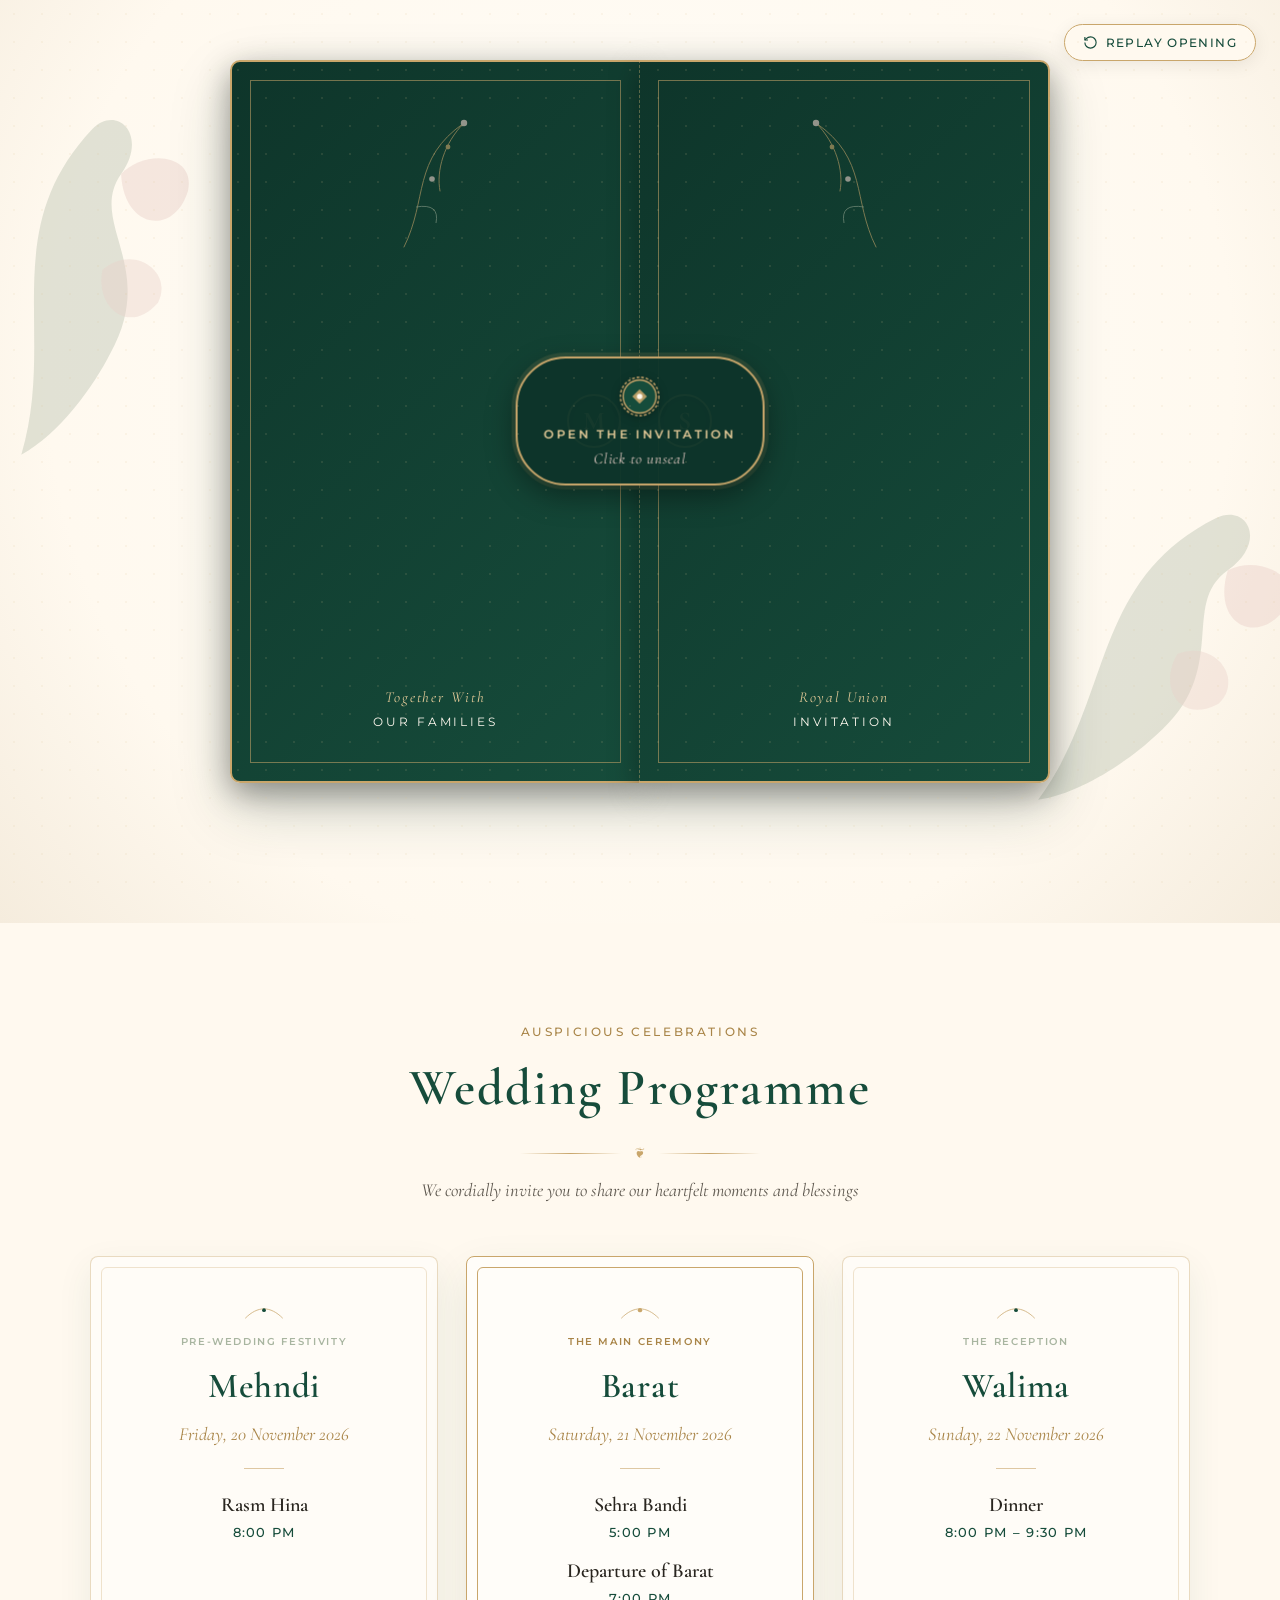
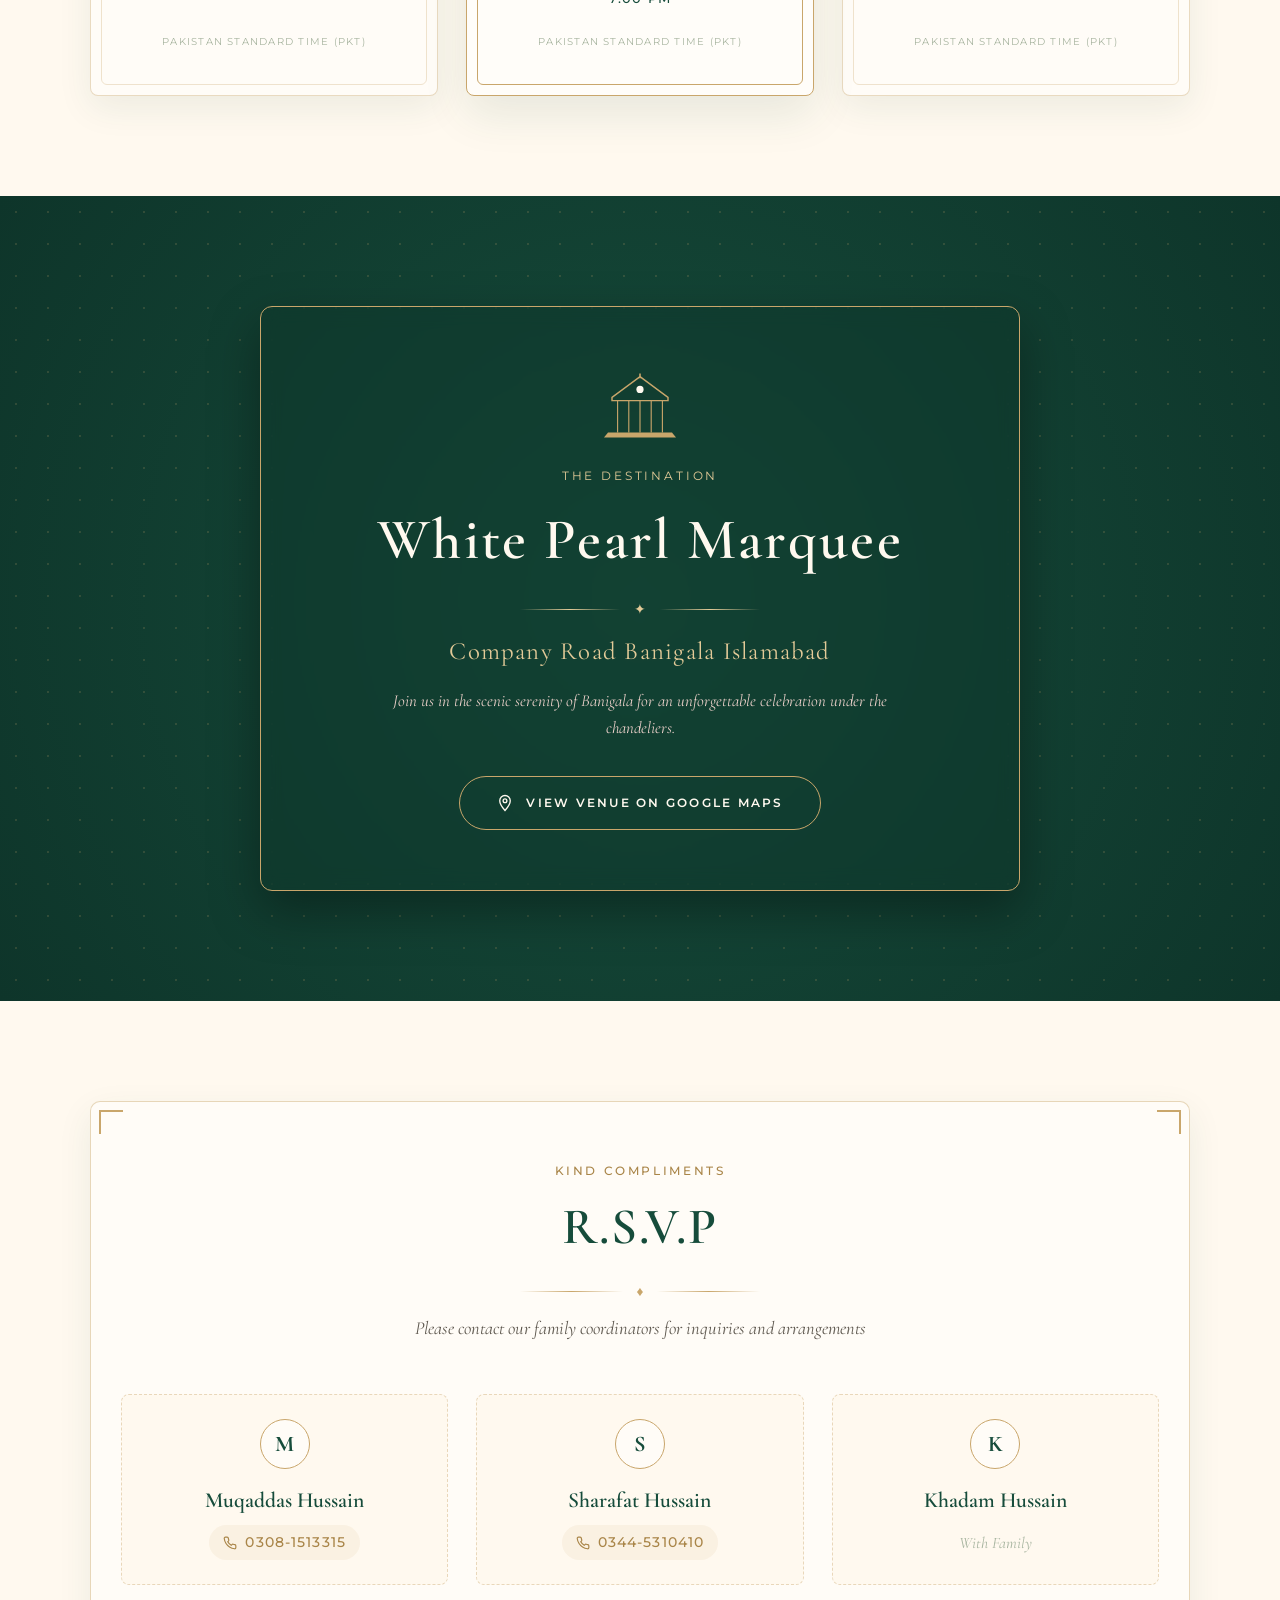
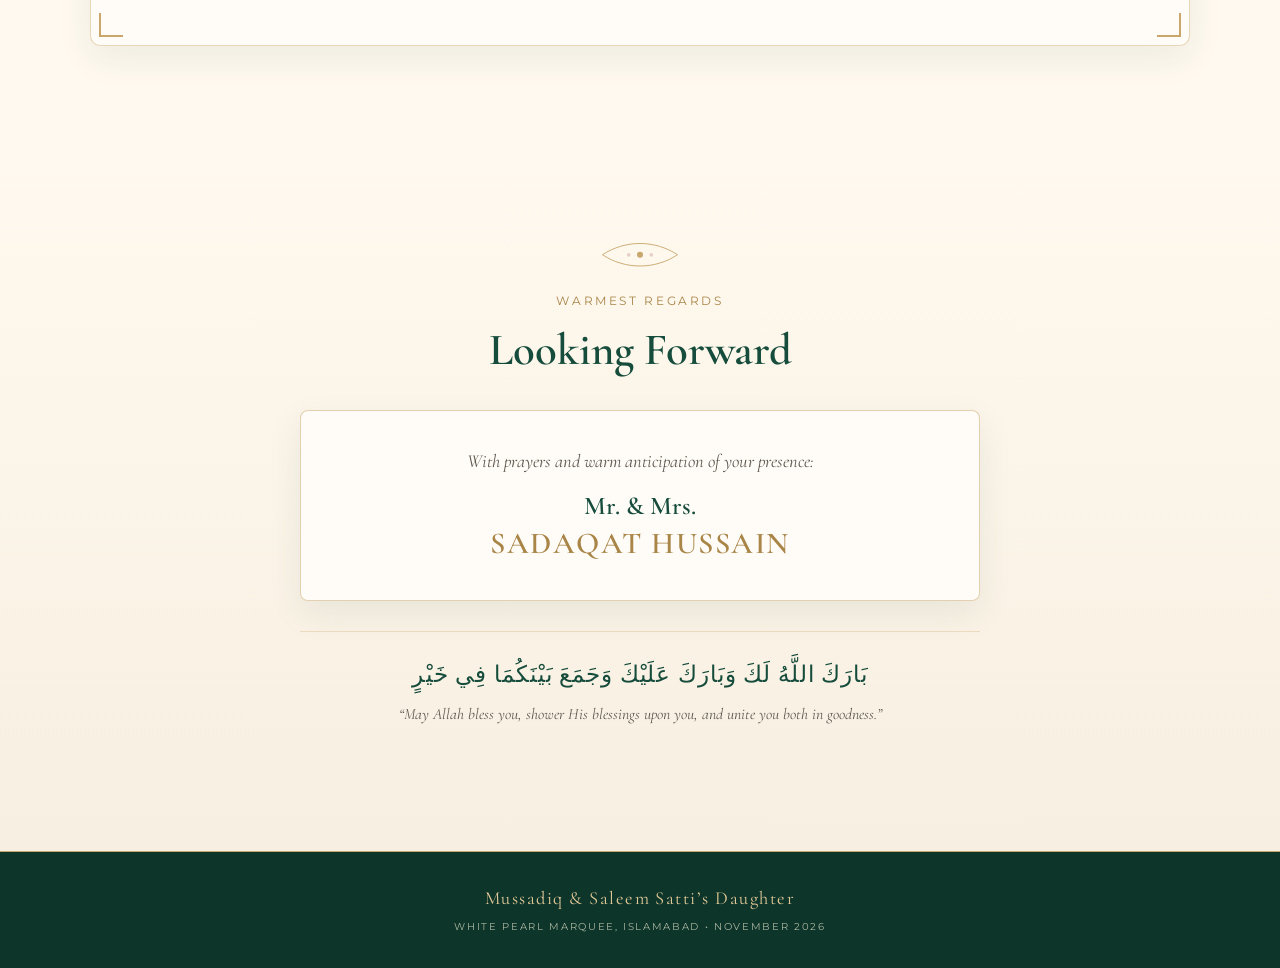
<file: public/standalone.html>
<!DOCTYPE html>
<html lang="en">
<head>
  <meta charset="UTF-8">
  <meta name="viewport" content="width=device-width, initial-scale=1.0">
  <title>Wedding Invitation — Mussadiq Hussain & D/o Saleem Satti</title>
  <meta name="description" content="Wedding invitation of Mussadiq Hussain and D/o Saleem Satti, hosted by Mr. & Mrs. Sadaqat Hussain in Islamabad.">
  
  <!-- Google Fonts -->
  <link rel="preconnect" href="https://fonts.googleapis.com">
  <link rel="preconnect" href="https://fonts.gstatic.com" crossorigin>
  <link href="https://fonts.googleapis.com/css2?family=Cormorant+Garamond:ital,wght@0,400;0,500;0,600;0,700;1,400&family=Great+Vibes&family=Montserrat:wght@300;400;500;600&display=swap" rel="stylesheet">
  
  <link rel="stylesheet" href="style.css">
</head>
<body>

  <!-- Floating Audio / Replay Accessibility Bar -->
  <aside class="action-dock" aria-label="Invitation controls">
    <button id="replayBtn" class="dock-btn" title="Replay Opening Invitation" aria-label="Replay invitation opening">
      <svg class="dock-icon" viewBox="0 0 24 24" fill="none" stroke="currentColor" stroke-width="1.8">
        <path d="M3 12a9 9 0 1 0 9-9 9.75 9.75 0 0 0-6.74 2.74L3 8"/>
        <path d="M3 3v5h5"/>
      </svg>
      <span>Replay Opening</span>
    </button>
  </aside>

  <!-- ========================================================
       SECTION 1: CINEMATIC 3D OPENING CARD & HERO
       ======================================================== -->
  <header class="hero-stage" id="heroStage">
    
    <!-- Botanical Parallax Ambient Flakes -->
    <div class="ambient-flora flora-left" aria-hidden="true">
      <svg viewBox="0 0 200 300" class="svg-flora">
        <path d="M20,280 C60,200 30,120 110,60 C130,45 150,70 125,95 C95,125 140,165 95,220 C80,240 50,270 20,280 Z" fill="#A8B5A0" opacity="0.35"/>
        <path d="M125,95 C145,80 180,90 170,115 C155,145 120,135 125,95 Z" fill="#E9CFC8" opacity="0.45"/>
        <path d="M100,160 C125,145 150,170 135,190 C110,210 90,185 100,160 Z" fill="#E9CFC8" opacity="0.4"/>
      </svg>
    </div>
    <div class="ambient-flora flora-right" aria-hidden="true">
      <svg viewBox="0 0 200 300" class="svg-flora">
        <path d="M180,280 C140,200 170,120 90,60 C70,45 50,70 75,95 C105,125 60,165 105,220 C120,240 150,270 180,280 Z" fill="#A8B5A0" opacity="0.35"/>
        <path d="M75,95 C55,80 20,90 30,115 C45,145 80,135 75,95 Z" fill="#E9CFC8" opacity="0.45"/>
        <path d="M100,160 C75,145 50,170 65,190 C90,210 110,185 100,160 Z" fill="#E9CFC8" opacity="0.4"/>
      </svg>
    </div>

    <div class="invitation-3d-wrapper">
      <div class="invitation-envelope" id="invitationEnvelope">
        
        <!-- INNER CARD (REVEALED CONTENT) -->
        <div class="card-interior" id="cardInterior">
          <div class="interior-border-outer">
            <div class="interior-border-inner">

              <!-- Corner Ornamental Filigrees -->
              <div class="corner-filigree top-left" aria-hidden="true">
                <svg viewBox="0 0 60 60"><path d="M5,5 L5,40 C5,20 20,5 40,5 L5,5 Z M12,12 L12,28 C15,18 18,15 28,12 L12,12 Z" fill="#C9A66B"/></svg>
              </div>
              <div class="corner-filigree top-right" aria-hidden="true">
                <svg viewBox="0 0 60 60"><path d="M55,5 L55,40 C55,20 40,5 20,5 L55,5 Z M48,12 L48,28 C45,18 42,15 32,12 L48,12 Z" fill="#C9A66B"/></svg>
              </div>
              <div class="corner-filigree bottom-left" aria-hidden="true">
                <svg viewBox="0 0 60 60"><path d="M5,55 L5,20 C5,40 20,55 40,55 L5,55 Z M12,48 L12,32 C15,42 18,45 28,48 L12,48 Z" fill="#C9A66B"/></svg>
              </div>
              <div class="corner-filigree bottom-right" aria-hidden="true">
                <svg viewBox="0 0 60 60"><path d="M55,55 L55,20 C55,40 40,55 20,55 L55,55 Z M48,48 L48,32 C45,42 42,45 32,48 L48,48 Z" fill="#C9A66B"/></svg>
              </div>

              <!-- Top Emblem & Bismillah Calligraphic Motif -->
              <div class="interior-header">
                <div class="arch-crest" aria-hidden="true">
                  <svg viewBox="0 0 140 40" class="arch-crest-svg">
                    <path d="M10,35 Q70,-10 130,35" fill="none" stroke="#C9A66B" stroke-width="1.5"/>
                    <path d="M25,35 Q70,0 115,35" fill="none" stroke="#A98548" stroke-width="0.8"/>
                    <circle cx="70" cy="12" r="3.5" fill="#C9A66B"/>
                    <circle cx="58" cy="15" r="2" fill="#A98548"/>
                    <circle cx="82" cy="15" r="2" fill="#A98548"/>
                  </svg>
                </div>
                <p class="bismillah-phrase">بِسْمِ اللهِ الرَّحْمٰنِ الرَّحِيْمِ</p>
                <p class="bismillah-trans">In the name of Allah, the Most Gracious, the Most Merciful</p>
              </div>

              <!-- Hosts & Formal Invite -->
              <div class="interior-hosts">
                <h2 class="host-title">Mr. &amp; Mrs. Sadaqat Hussain</h2>
                <div class="gold-divider-gem" aria-hidden="true">
                  <span class="gold-line"></span>
                  <span class="gem-symbol">♦</span>
                  <span class="gold-line"></span>
                </div>
                <p class="invite-sentence">
                  Request the pleasure of your company at the wedding ceremony of their beloved Son
                </p>
              </div>

              <!-- Couple Presentation -->
              <div class="couple-spotlight">
                <h1 class="groom-name">Mussadiq Hussain</h1>
                <div class="connector-oval">
                  <span class="connector-text">with</span>
                </div>
                <h2 class="bride-name">D/o Saleem Satti</h2>
              </div>

              <!-- Invitation Footnote -->
              <div class="interior-footer-note">
                <p class="venue-brief">White Pearl Marquee • Islamabad</p>
                <p class="date-brief">22nd November</p>
              </div>

            </div>
          </div>
        </div>

        <!-- LEFT HINGED DOOR PANEL -->
        <div class="card-door door-left" id="doorLeft">
          <div class="door-inner-pattern">
            <div class="door-gold-frame">
              
              <!-- Subtle Botanical Flourish Inside Door -->
              <div class="door-flora-art" aria-hidden="true">
                <svg viewBox="0 0 100 180" class="door-flora-svg">
                  <path d="M10,170 C40,110 20,60 85,15 C60,40 50,75 55,100" fill="none" stroke="#C9A66B" stroke-width="1.2" stroke-linecap="round"/>
                  <circle cx="85" cy="15" r="4" fill="#E9CFC8"/>
                  <circle cx="65" cy="45" r="3" fill="#C9A66B"/>
                  <circle cx="45" cy="85" r="3.5" fill="#E9CFC8"/>
                  <path d="M25,120 Q55,115 50,140" fill="none" stroke="#A8B5A0" stroke-width="1"/>
                </svg>
              </div>

              <div class="door-seal-half seal-left">
                <div class="seal-circle">
                  <span class="seal-letter">M</span>
                </div>
              </div>

              <div class="door-text-block">
                <span class="door-sub">Together With</span>
                <span class="door-main">Our Families</span>
              </div>

            </div>
          </div>
        </div>

        <!-- RIGHT HINGED DOOR PANEL -->
        <div class="card-door door-right" id="doorRight">
          <div class="door-inner-pattern">
            <div class="door-gold-frame">

              <!-- Subtle Botanical Flourish Inside Door -->
              <div class="door-flora-art flip-h" aria-hidden="true">
                <svg viewBox="0 0 100 180" class="door-flora-svg">
                  <path d="M10,170 C40,110 20,60 85,15 C60,40 50,75 55,100" fill="none" stroke="#C9A66B" stroke-width="1.2" stroke-linecap="round"/>
                  <circle cx="85" cy="15" r="4" fill="#E9CFC8"/>
                  <circle cx="65" cy="45" r="3" fill="#C9A66B"/>
                  <circle cx="45" cy="85" r="3.5" fill="#E9CFC8"/>
                  <path d="M25,120 Q55,115 50,140" fill="none" stroke="#A8B5A0" stroke-width="1"/>
                </svg>
              </div>

              <div class="door-seal-half seal-right">
                <div class="seal-circle">
                  <span class="seal-letter">S</span>
                </div>
              </div>

              <div class="door-text-block">
                <span class="door-sub">Royal Union</span>
                <span class="door-main">Invitation</span>
              </div>

            </div>
          </div>
        </div>

        <!-- INTERACTIVE OPEN TRIGGER BUTTON (ON TOP OF CLOSED DOORS) -->
        <div class="card-lock-trigger" id="cardLockTrigger">
          <button id="openDoorBtn" class="open-card-btn" aria-label="Open the wedding invitation card">
            <span class="btn-emboss">
              <svg class="wax-seal-icon" viewBox="0 0 48 48" aria-hidden="true">
                <circle cx="24" cy="24" r="21" fill="none" stroke="#C9A66B" stroke-width="1.5" stroke-dasharray="3 2"/>
                <circle cx="24" cy="24" r="18" fill="#164C3B" stroke="#C9A66B" stroke-width="1.5"/>
                <path d="M16,24 L24,16 L32,24 L24,32 Z" fill="#C9A66B" opacity="0.9"/>
                <circle cx="24" cy="24" r="3" fill="#FFF9EF"/>
              </svg>
              <span class="btn-primary-text">OPEN THE INVITATION</span>
              <span class="btn-subtitle">Click to unseal</span>
            </span>
          </button>
        </div>

      </div>
    </div>

    <!-- Scroll Indicator (Visible after Opening) -->
    <div class="scroll-cue" id="scrollCue" aria-hidden="true">
      <span class="cue-label">Explore Programme</span>
      <div class="cue-chevron">
        <svg viewBox="0 0 24 24" fill="none" stroke="#C9A66B" stroke-width="2">
          <path d="M6 9l6 6 6-6"/>
        </svg>
      </div>
    </div>
  </header>


  <!-- ========================================================
       SECTION 2: WEDDING PROGRAMME
       ======================================================== -->
  <main>
    <section class="section-programme" id="programme">
      <div class="container">
        
        <div class="section-title-wrap reveal-up">
          <span class="section-eyebrow">Auspicious Celebrations</span>
          <h2 class="section-heading">Wedding Programme</h2>
          <div class="gold-divider-gem" aria-hidden="true">
            <span class="gold-line"></span>
            <span class="gem-symbol">❦</span>
            <span class="gold-line"></span>
          </div>
          <p class="section-subtitle">We cordially invite you to share our heartfelt moments and blessings</p>
        </div>

        <div class="timeline-grid">
          
          <!-- Event 1: Mehndi -->
          <article class="event-card reveal-stagger">
            <div class="event-card-inner">
              <div class="event-header-ornament" aria-hidden="true">
                <svg viewBox="0 0 80 30" class="mini-crest">
                  <path d="M10,25 C30,5 50,5 70,25" fill="none" stroke="#C9A66B" stroke-width="1.2"/>
                  <circle cx="40" cy="12" r="3" fill="#164C3B"/>
                </svg>
              </div>
              <span class="event-badge">Pre-Wedding Festivity</span>
              <h3 class="event-name">Mehndi</h3>
              <p class="event-date">Friday, 20 November 2026</p>
              
              <div class="event-divider" aria-hidden="true"></div>

              <div class="event-schedule">
                <div class="schedule-row">
                  <span class="activity-name">Rasm Hina</span>
                  <span class="activity-time">8:00 PM</span>
                </div>
              </div>

              <p class="event-timezone">Pakistan Standard Time (PKT)</p>
            </div>
          </article>

          <!-- Event 2: Barat -->
          <article class="event-card event-card-featured reveal-stagger">
            <div class="event-card-inner">
              <div class="event-header-ornament" aria-hidden="true">
                <svg viewBox="0 0 80 30" class="mini-crest">
                  <path d="M10,25 C30,5 50,5 70,25" fill="none" stroke="#C9A66B" stroke-width="1.2"/>
                  <circle cx="40" cy="12" r="3.5" fill="#C9A66B"/>
                </svg>
              </div>
              <span class="event-badge badge-gold">The Main Ceremony</span>
              <h3 class="event-name">Barat</h3>
              <p class="event-date">Saturday, 21 November 2026</p>
              
              <div class="event-divider" aria-hidden="true"></div>

              <div class="event-schedule">
                <div class="schedule-row">
                  <span class="activity-name">Sehra Bandi</span>
                  <span class="activity-time">5:00 PM</span>
                </div>
                <div class="schedule-row">
                  <span class="activity-name">Departure of Barat</span>
                  <span class="activity-time">7:00 PM</span>
                </div>
              </div>

              <p class="event-timezone">Pakistan Standard Time (PKT)</p>
            </div>
          </article>

          <!-- Event 3: Walima -->
          <article class="event-card reveal-stagger">
            <div class="event-card-inner">
              <div class="event-header-ornament" aria-hidden="true">
                <svg viewBox="0 0 80 30" class="mini-crest">
                  <path d="M10,25 C30,5 50,5 70,25" fill="none" stroke="#C9A66B" stroke-width="1.2"/>
                  <circle cx="40" cy="12" r="3" fill="#164C3B"/>
                </svg>
              </div>
              <span class="event-badge">The Reception</span>
              <h3 class="event-name">Walima</h3>
              <p class="event-date">Sunday, 22 November 2026</p>
              
              <div class="event-divider" aria-hidden="true"></div>

              <div class="event-schedule">
                <div class="schedule-row">
                  <span class="activity-name">Dinner</span>
                  <span class="activity-time">8:00 PM – 9:30 PM</span>
                </div>
              </div>

              <p class="event-timezone">Pakistan Standard Time (PKT)</p>
            </div>
          </article>

        </div>
      </div>
    </section>

    <!-- ========================================================
         SECTION 3: VENUE HIGHLIGHT (ROYAL EMERALD)
         ======================================================== -->
    <section class="section-venue" id="venue">
      <div class="container venue-container">

        <div class="venue-content-box reveal-scale">
          <!-- Architectural Pavilion Icon -->
          <div class="venue-emblem" aria-hidden="true">
            <svg viewBox="0 0 100 100" class="venue-svg">
              <path d="M50,12 L85,38 L85,42 L15,42 L15,38 Z" fill="none" stroke="#C9A66B" stroke-width="1.8"/>
              <path d="M22,42 L22,82 M36,42 L36,82 M50,42 L50,82 M64,42 L64,82 M78,42 L78,82" stroke="#C9A66B" stroke-width="1.4"/>
              <path d="M10,82 L90,82 L95,88 L5,88 Z" fill="#C9A66B"/>
              <circle cx="50" cy="28" r="4.5" fill="#FFF9EF"/>
              <path d="M50,8 L50,14" stroke="#C9A66B" stroke-width="2"/>
            </svg>
          </div>

          <span class="venue-eyebrow">The Destination</span>
          <h2 class="venue-title">White Pearl Marquee</h2>
          
          <div class="gold-divider-gem" aria-hidden="true">
            <span class="gold-line line-light"></span>
            <span class="gem-symbol gem-light">✦</span>
            <span class="gold-line line-light"></span>
          </div>

          <address class="venue-address">
            Company Road Banigala Islamabad
          </address>

          <p class="venue-note">
            Join us in the scenic serenity of Banigala for an unforgettable celebration under the chandeliers.
          </p>

          <div class="venue-cta-wrap">
            <a href="https://www.google.com/maps/search/?api=1&query=White+Pearl+Marquee+Company+Road+Banigala+Islamabad" 
               target="_blank" 
               rel="noopener noreferrer" 
               class="btn-gold-outline"
               aria-label="View White Pearl Marquee on Google Maps">
              <svg class="map-icon" viewBox="0 0 24 24" fill="none" stroke="currentColor" stroke-width="1.8" aria-hidden="true">
                <path d="M12 2C8.13 2 5 5.13 5 9c0 5.25 7 13 7 13s7-7.75 7-13c0-3.87-3.13-7-7-7z"/>
                <circle cx="12" cy="9" r="2.5"/>
              </svg>
              <span>VIEW VENUE ON GOOGLE MAPS</span>
            </a>
          </div>
        </div>

      </div>
    </section>

    <!-- ========================================================
         SECTION 4: RSVP SECTION
         ======================================================== -->
    <section class="section-rsvp" id="rsvp">
      <div class="container">
        
        <div class="rsvp-frame reveal-up">
          <!-- Corner Accents -->
          <span class="frame-edge fe-tl" aria-hidden="true"></span>
          <span class="frame-edge fe-tr" aria-hidden="true"></span>
          <span class="frame-edge fe-bl" aria-hidden="true"></span>
          <span class="frame-edge fe-br" aria-hidden="true"></span>

          <div class="section-title-wrap">
            <span class="section-eyebrow">Kind Compliments</span>
            <h2 class="section-heading">R.S.V.P</h2>
            <div class="gold-divider-gem" aria-hidden="true">
              <span class="gold-line"></span>
              <span class="gem-symbol">♦</span>
              <span class="gold-line"></span>
            </div>
            <p class="section-subtitle">Please contact our family coordinators for inquiries and arrangements</p>
          </div>

          <div class="rsvp-grid">
            
            <!-- Contact 1 -->
            <div class="rsvp-card reveal-stagger">
              <div class="rsvp-avatar" aria-hidden="true">
                <span class="avatar-letter">M</span>
              </div>
              <h3 class="rsvp-name">Muqaddas Hussain</h3>
              <a href="tel:03081513315" class="rsvp-tel-link" aria-label="Call Muqaddas Hussain at 0308-1513315">
                <svg class="phone-icon" viewBox="0 0 24 24" fill="none" stroke="currentColor" stroke-width="2" aria-hidden="true">
                  <path d="M22 16.92v3a2 2 0 0 1-2.18 2 19.79 19.79 0 0 1-8.63-3.07 19.5 19.5 0 0 1-6-6 19.79 19.79 0 0 1-3.07-8.67A2 2 0 0 1 4.11 2h3a2 2 0 0 1 2 1.72 12.84 12.84 0 0 0 .7 2.81 2 2 0 0 1-.45 2.11L8.09 9.91a16 16 0 0 0 6 6l1.27-1.27a2 2 0 0 1 2.11-.45 12.84 12.84 0 0 0 2.81.7A2 2 0 0 1 22 16.92z"/>
                </svg>
                <span>0308-1513315</span>
              </a>
            </div>

            <!-- Contact 2 -->
            <div class="rsvp-card reveal-stagger">
              <div class="rsvp-avatar" aria-hidden="true">
                <span class="avatar-letter">S</span>
              </div>
              <h3 class="rsvp-name">Sharafat Hussain</h3>
              <a href="tel:03445310410" class="rsvp-tel-link" aria-label="Call Sharafat Hussain at 0344-5310410">
                <svg class="phone-icon" viewBox="0 0 24 24" fill="none" stroke="currentColor" stroke-width="2" aria-hidden="true">
                  <path d="M22 16.92v3a2 2 0 0 1-2.18 2 19.79 19.79 0 0 1-8.63-3.07 19.5 19.5 0 0 1-6-6 19.79 19.79 0 0 1-3.07-8.67A2 2 0 0 1 4.11 2h3a2 2 0 0 1 2 1.72 12.84 12.84 0 0 0 .7 2.81 2 2 0 0 1-.45 2.11L8.09 9.91a16 16 0 0 0 6 6l1.27-1.27a2 2 0 0 1 2.11-.45 12.84 12.84 0 0 0 2.81.7A2 2 0 0 1 22 16.92z"/>
                </svg>
                <span>0344-5310410</span>
              </a>
            </div>

            <!-- Contact 3 (No phone per original document) -->
            <div class="rsvp-card reveal-stagger">
              <div class="rsvp-avatar" aria-hidden="true">
                <span class="avatar-letter">K</span>
              </div>
              <h3 class="rsvp-name">Khadam Hussain</h3>
              <p class="rsvp-honorific">With Family</p>
            </div>

          </div>

        </div>

      </div>
    </section>

    <!-- ========================================================
         SECTION 5: FAMILY GREETING & FORMAL CLOSING
         ======================================================== -->
    <section class="section-greeting" id="familyGreeting">
      <div class="container greeting-container reveal-up">

        <div class="greeting-ornament" aria-hidden="true">
          <svg viewBox="0 0 120 50" class="greeting-svg">
            <path d="M10,25 C40,5 80,5 110,25 C80,45 40,45 10,25 Z" fill="none" stroke="#C9A66B" stroke-width="1.2"/>
            <circle cx="60" cy="25" r="4" fill="#C9A66B"/>
            <circle cx="45" cy="25" r="2.5" fill="#E9CFC8"/>
            <circle cx="75" cy="25" r="2.5" fill="#E9CFC8"/>
          </svg>
        </div>

        <span class="greeting-eyebrow">Warmest Regards</span>
        <h2 class="greeting-heading">Looking Forward</h2>

        <div class="greeting-card">
          <p class="greeting-lead">With prayers and warm anticipation of your presence:</p>
          <p class="greeting-hosts">
            Mr. &amp; Mrs.<br>
            <span class="hosts-highlight">Sadaqat Hussain</span>
          </p>
        </div>

        <div class="duas-box">
          <p class="dua-arabic">بَارَكَ اللَّهُ لَكَ وَبَارَكَ عَلَيْكَ وَجَمَعَ بَيْنَكُمَا فِي خَيْرٍ</p>
          <p class="dua-english">“May Allah bless you, shower His blessings upon you, and unite you both in goodness.”</p>
        </div>

      </div>
    </section>
  </main>

  <!-- ========================================================
       FOOTER
       ======================================================== -->
  <footer class="site-footer">
    <div class="container footer-container">
      <p class="footer-couple">Mussadiq &amp; Saleem Satti’s Daughter</p>
      <p class="footer-copy">White Pearl Marquee, Islamabad • November 2026</p>
    </div>
  </footer>

  <script src="script.js"></script>
</body>
</html>
</file>
<file: public/style.css>
/* ==========================================================================
   LUXURY WEDDING INVITATION — STYLESHEET
   Colors:
   - Ivory: #FFF9EF
   - Champagne Gold: #C9A66B
   - Antique Gold: #A98548
   - Deep Emerald: #164C3B
   - Royal Green: #0E352A
   - Muted Sage: #A8B5A0
   - Soft Blush: #E9CFC8
   - Dark Text: #29251F
   ========================================================================== */

:root {
  --ivory: #FFF9EF;
  --ivory-light: #FFFCF7;
  --ivory-warm: #F7EFE1;
  --gold: #C9A66B;
  --gold-dark: #A98548;
  --gold-light: #E3CA98;
  --emerald: #164C3B;
  --royal-green: #0E352A;
  --sage: #A8B5A0;
  --blush: #E9CFC8;
  --text-dark: #29251F;
  --text-muted: #5E584F;
  --white: #FFFFFF;
  
  --font-heading: 'Cormorant Garamond', Georgia, serif;
  --font-script: 'Great Vibes', cursive;
  --font-ui: 'Montserrat', -apple-system, BlinkMacSystemFont, sans-serif;
  
  --transition-smooth: cubic-bezier(0.22, 1, 0.36, 1);
  --shadow-subtle: 0 12px 35px rgba(22, 76, 59, 0.08);
  --shadow-card: 0 24px 60px rgba(14, 53, 42, 0.22);
}

/* Base & Reset */
*, *::before, *::after {
  box-sizing: border-box;
  margin: 0;
  padding: 0;
}

html {
  scroll-behavior: smooth;
  font-size: 16px;
  background-color: var(--ivory);
  color: var(--text-dark);
}

body {
  font-family: var(--font-heading);
  background-color: var(--ivory);
  color: var(--text-dark);
  line-height: 1.6;
  overflow-x: hidden;
  position: relative;
  -webkit-font-smoothing: antialiased;
  -moz-osx-font-smoothing: grayscale;
}

/* Subtle Realistic Paper Texture Overlay */
body::before {
  content: "";
  position: fixed;
  inset: 0;
  pointer-events: none;
  background-image: radial-gradient(var(--gold-light) 0.75px, transparent 0.75px);
  background-size: 28px 28px;
  opacity: 0.12;
  z-index: 999;
}

a {
  color: inherit;
  text-decoration: none;
}

img, svg {
  display: block;
  max-width: 100%;
}

.container {
  width: 92%;
  max-width: 1100px;
  margin-inline: auto;
}

/* FLOATING ACTION DOCK (REPLAY) */
.action-dock {
  position: fixed;
  top: 24px;
  right: 24px;
  z-index: 100;
}

.dock-btn {
  display: inline-flex;
  align-items: center;
  gap: 8px;
  padding: 10px 18px;
  background: rgba(255, 249, 239, 0.92);
  backdrop-filter: blur(8px);
  border: 1px solid var(--gold);
  border-radius: 30px;
  color: var(--emerald);
  font-family: var(--font-ui);
  font-size: 0.72rem;
  font-weight: 500;
  letter-spacing: 0.12em;
  text-transform: uppercase;
  cursor: pointer;
  box-shadow: 0 4px 18px rgba(0, 0, 0, 0.08);
  transition: all 0.3s var(--transition-smooth);
}

.dock-btn:hover, .dock-btn:focus-visible {
  background: var(--emerald);
  color: var(--ivory);
  border-color: var(--emerald);
  transform: translateY(-2px);
  box-shadow: 0 8px 24px rgba(22, 76, 59, 0.25);
  outline: none;
}

.dock-icon {
  width: 15px;
  height: 15px;
}

/* SECTION 1: HERO & 3D FOLDING INVITATION CARD */
.hero-stage {
  min-height: 100vh;
  min-height: 100dvh;
  position: relative;
  display: flex;
  flex-direction: column;
  align-items: center;
  justify-content: center;
  padding: 60px 16px;
  overflow: hidden;
  background: radial-gradient(circle at 50% 40%, #FFFDF8 0%, var(--ivory) 70%, #F5ECDD 100%);
}

.ambient-flora {
  position: absolute;
  width: 280px;
  height: 420px;
  pointer-events: none;
  z-index: 1;
}

.flora-left {
  top: 5%;
  left: -40px;
  transform: rotate(-10deg);
}

.flora-right {
  bottom: 8%;
  right: -40px;
  transform: scaleX(-1) rotate(-10deg);
}

/* 3D Perspective Stage */
.invitation-3d-wrapper {
  perspective: 1600px;
  width: 100%;
  max-width: 820px;
  margin-inline: auto;
  position: relative;
  z-index: 5;
}

.invitation-envelope {
  position: relative;
  width: 100%;
  min-height: 640px;
  border-radius: 12px;
  box-shadow: var(--shadow-card);
  transform-style: preserve-3d;
  background-color: var(--ivory-light);
}

/* --- THE REVEALED INTERIOR CARD --- */
.card-interior {
  position: relative;
  width: 100%;
  height: 100%;
  min-height: 640px;
  background-color: var(--ivory-light);
  border-radius: 12px;
  padding: 16px;
  display: flex;
  flex-direction: column;
  justify-content: center;
  align-items: center;
  opacity: 0.95;
  transition: opacity 1.2s ease 0.4s;
}

.interior-border-outer {
  width: 100%;
  height: 100%;
  padding: 8px;
  border: 1px solid rgba(201, 166, 107, 0.45);
  border-radius: 8px;
}

.interior-border-inner {
  width: 100%;
  height: 100%;
  position: relative;
  padding: 40px 32px;
  border: 1.5px solid var(--gold);
  border-radius: 6px;
  text-align: center;
  display: flex;
  flex-direction: column;
  align-items: center;
  justify-content: center;
}

/* Interior Filigrees */
.corner-filigree {
  position: absolute;
  width: 44px;
  height: 44px;
  pointer-events: none;
}
.corner-filigree.top-left { top: 6px; left: 6px; }
.corner-filigree.top-right { top: 6px; right: 6px; }
.corner-filigree.bottom-left { bottom: 6px; left: 6px; }
.corner-filigree.bottom-right { bottom: 6px; right: 6px; }

/* Bismillah & Arch */
.interior-header {
  margin-bottom: 20px;
}
.arch-crest-svg {
  width: 120px;
  height: 32px;
  margin: 0 auto 6px;
}
.bismillah-phrase {
  font-size: 1.4rem;
  letter-spacing: 0.04em;
  color: var(--gold-dark);
  font-family: serif;
}
.bismillah-trans {
  font-family: var(--font-ui);
  font-size: 0.65rem;
  letter-spacing: 0.14em;
  text-transform: uppercase;
  color: var(--sage);
  margin-top: 4px;
}

/* Hosts */
.interior-hosts {
  max-width: 600px;
  margin-bottom: 22px;
}
.host-title {
  font-size: clamp(1.4rem, 2.5vw, 1.85rem);
  font-weight: 600;
  color: var(--emerald);
  letter-spacing: 0.05em;
  text-transform: uppercase;
}
.invite-sentence {
  font-size: clamp(1.05rem, 1.8vw, 1.25rem);
  font-style: italic;
  color: var(--text-muted);
  line-height: 1.5;
  margin-top: 6px;
}

/* Couple Spotlight */
.couple-spotlight {
  margin: 10px 0 26px;
}
.groom-name {
  font-family: var(--font-script);
  font-size: clamp(2.8rem, 6.5vw, 4.8rem);
  font-weight: 400;
  line-height: 1.05;
  color: var(--emerald);
  text-shadow: 1px 1px 0 rgba(201, 166, 107, 0.4);
}
.connector-oval {
  display: inline-flex;
  align-items: center;
  justify-content: center;
  padding: 3px 22px;
  margin: 10px auto;
  border: 1px solid var(--gold);
  border-radius: 50px;
  background: rgba(255, 249, 239, 0.95);
}
.connector-text {
  font-family: var(--font-heading);
  font-size: 1.15rem;
  font-style: italic;
  color: var(--gold-dark);
  letter-spacing: 0.06em;
}
.bride-name {
  font-family: var(--font-heading);
  font-size: clamp(1.5rem, 3vw, 2.3rem);
  font-weight: 600;
  letter-spacing: 0.05em;
  color: var(--emerald);
  margin-top: 4px;
}

/* Card Footnote */
.interior-footer-note {
  border-top: 1px solid rgba(201, 166, 107, 0.35);
  padding-top: 14px;
  margin-top: 4px;
  width: 80%;
  max-width: 440px;
}
.venue-brief {
  font-family: var(--font-ui);
  font-size: 0.72rem;
  letter-spacing: 0.16em;
  text-transform: uppercase;
  color: var(--gold-dark);
  font-weight: 600;
}
.date-brief {
  font-family: var(--font-heading);
  font-size: 1.05rem;
  color: var(--text-muted);
  font-style: italic;
}

/* --- THE TWO 3D FOLDING DOORS --- */
.card-door {
  position: absolute;
  top: 0;
  bottom: 0;
  width: 50.15%;
  height: 100%;
  z-index: 10;
  background: linear-gradient(135deg, var(--royal-green) 0%, var(--emerald) 100%);
  border: 2px solid var(--gold);
  border-radius: 10px;
  box-shadow: 0 10px 30px rgba(0, 0, 0, 0.35);
  transform-style: preserve-3d;
  backface-visibility: hidden;
  transition: transform 1.8s var(--transition-smooth), box-shadow 1.8s ease;
  overflow: hidden;
}

.door-left {
  left: 0;
  transform-origin: left center;
  border-top-right-radius: 0;
  border-bottom-right-radius: 0;
}

.door-right {
  right: 0;
  transform-origin: right center;
  border-top-left-radius: 0;
  border-bottom-left-radius: 0;
  border-left: 1px dashed rgba(201, 166, 107, 0.4);
}

.door-inner-pattern {
  width: 100%;
  height: 100%;
  padding: 18px;
  display: flex;
  flex-direction: column;
}

.door-gold-frame {
  width: 100%;
  height: 100%;
  border: 1px solid rgba(201, 166, 107, 0.55);
  position: relative;
  display: flex;
  flex-direction: column;
  justify-content: space-between;
  align-items: center;
  padding: 30px 16px;
}

.door-flora-art {
  width: 80px;
  height: 140px;
  opacity: 0.6;
}
.flip-h {
  transform: scaleX(-1);
}

.door-text-block {
  text-align: center;
  z-index: 2;
}
.door-sub {
  display: block;
  font-family: var(--font-heading);
  font-size: 0.95rem;
  letter-spacing: 0.12em;
  font-style: italic;
  color: var(--gold-light);
}
.door-main {
  display: block;
  font-family: var(--font-ui);
  font-size: 0.72rem;
  letter-spacing: 0.25em;
  text-transform: uppercase;
  color: var(--ivory);
  margin-top: 4px;
}

/* Split Monogram Seal on Closed Doors */
.door-seal-half {
  position: absolute;
  top: 50%;
  transform: translateY(-50%);
  width: 60px;
  height: 90px;
  display: flex;
  align-items: center;
  z-index: 5;
}
.seal-left {
  right: -1px;
  justify-content: flex-end;
}
.seal-right {
  left: -1px;
  justify-content: flex-start;
}
.seal-circle {
  width: 54px;
  height: 54px;
  border: 2px solid var(--gold);
  border-radius: 50%;
  background: var(--royal-green);
  display: flex;
  align-items: center;
  justify-content: center;
  box-shadow: inset 0 0 10px rgba(0,0,0,0.5);
}
.seal-letter {
  font-family: var(--font-heading);
  font-size: 1.6rem;
  font-weight: 700;
  color: var(--gold);
}

/* --- INTERACTIVE OPEN LOCK / TRIGGER --- */
.card-lock-trigger {
  position: absolute;
  top: 50%;
  left: 50%;
  transform: translate(-50%, -50%);
  z-index: 25;
  transition: opacity 0.6s ease, transform 0.6s ease, visibility 0.6s;
}

.open-card-btn {
  background: transparent;
  border: none;
  cursor: pointer;
  outline: none;
  padding: 0;
}

.btn-emboss {
  display: flex;
  flex-direction: column;
  align-items: center;
  gap: 8px;
  padding: 16px 26px;
  background: rgba(14, 53, 42, 0.96);
  border: 2px solid var(--gold);
  border-radius: 50px;
  box-shadow: 0 10px 30px rgba(0, 0, 0, 0.4), 0 0 0 4px rgba(201, 166, 107, 0.15);
  transition: all 0.4s var(--transition-smooth);
}

.wax-seal-icon {
  width: 44px;
  height: 44px;
  filter: drop-shadow(0 2px 4px rgba(0,0,0,0.3));
}

.btn-primary-text {
  font-family: var(--font-ui);
  font-size: 0.76rem;
  letter-spacing: 0.22em;
  font-weight: 600;
  color: var(--gold-light);
  text-transform: uppercase;
}

.btn-subtitle {
  font-family: var(--font-heading);
  font-size: 0.95rem;
  font-style: italic;
  color: var(--blush);
  letter-spacing: 0.05em;
}

.open-card-btn:hover .btn-emboss,
.open-card-btn:focus-visible .btn-emboss {
  transform: scale(1.04);
  background: var(--royal-green);
  border-color: var(--gold-light);
  box-shadow: 0 14px 40px rgba(0, 0, 0, 0.5), 0 0 0 6px rgba(201, 166, 107, 0.25);
}

/* CARD OPENED STATE */
.invitation-envelope.is-open .door-left {
  transform: rotateY(-138deg);
  box-shadow: -15px 15px 35px rgba(0, 0, 0, 0.18);
  pointer-events: none;
}

.invitation-envelope.is-open .door-right {
  transform: rotateY(138deg);
  box-shadow: 15px 15px 35px rgba(0, 0, 0, 0.18);
  pointer-events: none;
}

.invitation-envelope.is-open .card-lock-trigger {
  opacity: 0;
  visibility: hidden;
  transform: translate(-50%, -50%) scale(0.85);
  pointer-events: none;
}

/* Scroll Cue */
.scroll-cue {
  display: flex;
  flex-direction: column;
  align-items: center;
  gap: 6px;
  margin-top: 36px;
  opacity: 0;
  transform: translateY(12px);
  transition: all 0.9s ease 1.3s;
  pointer-events: none;
}

.invitation-envelope.is-open ~ .scroll-cue {
  opacity: 1;
  transform: translateY(0);
}

.cue-label {
  font-family: var(--font-ui);
  font-size: 0.65rem;
  letter-spacing: 0.2em;
  text-transform: uppercase;
  color: var(--gold-dark);
}

.cue-chevron {
  width: 22px;
  height: 22px;
}

/* COMMON ORNAMENTAL DIVIDERS & SECTION STYLING */
.gold-divider-gem {
  display: flex;
  align-items: center;
  justify-content: center;
  gap: 14px;
  margin: 12px auto;
  max-width: 240px;
}

.gold-line {
  flex: 1;
  height: 1px;
  background: linear-gradient(90deg, transparent, var(--gold), transparent);
}

.gem-symbol {
  color: var(--gold);
  font-size: 0.85rem;
}

.line-light {
  background: linear-gradient(90deg, transparent, var(--gold-light), transparent);
}
.gem-light {
  color: var(--gold-light);
}

.section-title-wrap {
  text-align: center;
  margin-bottom: 50px;
}

.section-eyebrow {
  display: block;
  font-family: var(--font-ui);
  font-size: 0.74rem;
  font-weight: 500;
  letter-spacing: 0.22em;
  text-transform: uppercase;
  color: var(--gold-dark);
  margin-bottom: 6px;
}

.section-heading {
  font-size: clamp(2rem, 4vw, 3.2rem);
  font-weight: 600;
  color: var(--emerald);
  letter-spacing: 0.04em;
}

.section-subtitle {
  font-size: 1.15rem;
  font-style: italic;
  color: var(--text-muted);
  max-width: 580px;
  margin: 10px auto 0;
}

/* SECTION 2: PROGRAMME */
.section-programme {
  padding: 100px 0;
  background-color: var(--ivory);
  position: relative;
}

.timeline-grid {
  display: grid;
  grid-template-columns: repeat(3, 1fr);
  gap: 28px;
  align-items: stretch;
}

.event-card {
  background: var(--ivory-light);
  border: 1px solid rgba(201, 166, 107, 0.4);
  border-radius: 8px;
  padding: 10px;
  box-shadow: var(--shadow-subtle);
  transition: transform 0.4s var(--transition-smooth), box-shadow 0.4s ease;
  display: flex;
}

.event-card:hover {
  transform: translateY(-6px);
  box-shadow: 0 16px 36px rgba(22, 76, 59, 0.12);
  border-color: var(--gold);
}

.event-card-inner {
  border: 1px solid rgba(201, 166, 107, 0.3);
  border-radius: 6px;
  padding: 34px 22px;
  width: 100%;
  text-align: center;
  display: flex;
  flex-direction: column;
  justify-content: space-between;
}

.event-card-featured {
  border-color: var(--gold);
  background: #FFFDF9;
  box-shadow: 0 18px 45px rgba(22, 76, 59, 0.1);
  position: relative;
}

.event-card-featured .event-card-inner {
  border-color: var(--gold);
}

.mini-crest {
  width: 50px;
  height: 20px;
  margin: 0 auto 12px;
}

.event-badge {
  display: inline-block;
  font-family: var(--font-ui);
  font-size: 0.65rem;
  font-weight: 600;
  letter-spacing: 0.16em;
  text-transform: uppercase;
  color: var(--sage);
  margin-bottom: 8px;
}

.badge-gold {
  color: var(--gold-dark);
}

.event-name {
  font-size: 2.2rem;
  font-weight: 600;
  color: var(--emerald);
  margin-bottom: 6px;
  letter-spacing: 0.02em;
}

.event-date {
  font-size: 1.15rem;
  font-style: italic;
  color: var(--gold-dark);
  margin-bottom: 18px;
}

.event-divider {
  width: 40px;
  height: 1px;
  background: var(--gold);
  margin: 0 auto 20px;
  opacity: 0.6;
}

.event-schedule {
  display: flex;
  flex-direction: column;
  gap: 12px;
  margin-bottom: 24px;
}

.schedule-row {
  display: flex;
  flex-direction: column;
  gap: 2px;
}

.activity-name {
  font-family: var(--font-heading);
  font-size: 1.25rem;
  font-weight: 600;
  color: var(--text-dark);
}

.activity-time {
  font-family: var(--font-ui);
  font-size: 0.8rem;
  letter-spacing: 0.1em;
  color: var(--emerald);
  font-weight: 500;
}

.event-timezone {
  font-family: var(--font-ui);
  font-size: 0.65rem;
  letter-spacing: 0.12em;
  text-transform: uppercase;
  color: var(--sage);
  margin-top: auto;
}

/* SECTION 3: VENUE HIGHLIGHT */
.section-venue {
  padding: 110px 0;
  background: radial-gradient(circle at center, var(--emerald) 0%, var(--royal-green) 100%);
  color: var(--ivory);
  position: relative;
  overflow: hidden;
}

.section-venue::before {
  content: "";
  position: absolute;
  inset: 0;
  background-image: radial-gradient(rgba(201, 166, 107, 0.18) 1px, transparent 1px);
  background-size: 32px 32px;
  pointer-events: none;
}

.venue-container {
  display: flex;
  justify-content: center;
}

.venue-content-box {
  max-width: 760px;
  width: 100%;
  border: 1.5px solid var(--gold);
  border-radius: 12px;
  padding: 60px 40px;
  text-align: center;
  position: relative;
  background: rgba(14, 53, 42, 0.45);
  backdrop-filter: blur(10px);
  box-shadow: 0 20px 50px rgba(0, 0, 0, 0.35);
}

.venue-emblem {
  width: 80px;
  height: 80px;
  margin: 0 auto 20px;
}

.venue-eyebrow {
  display: block;
  font-family: var(--font-ui);
  font-size: 0.74rem;
  letter-spacing: 0.24em;
  text-transform: uppercase;
  color: var(--gold-light);
  margin-bottom: 8px;
}

.venue-title {
  font-size: clamp(2.4rem, 4.5vw, 3.8rem);
  font-weight: 600;
  letter-spacing: 0.04em;
  color: var(--ivory);
  margin-bottom: 8px;
}

.venue-address {
  font-style: normal;
  font-size: clamp(1.2rem, 2.2vw, 1.55rem);
  color: var(--gold-light);
  font-family: var(--font-heading);
  letter-spacing: 0.05em;
  margin-bottom: 16px;
}

.venue-note {
  max-width: 520px;
  margin: 0 auto 34px;
  font-size: 1.05rem;
  font-style: italic;
  color: var(--blush);
  line-height: 1.6;
}

.btn-gold-outline {
  display: inline-flex;
  align-items: center;
  gap: 12px;
  padding: 16px 36px;
  border: 1.5px solid var(--gold);
  border-radius: 40px;
  background: transparent;
  color: var(--ivory);
  font-family: var(--font-ui);
  font-size: 0.78rem;
  font-weight: 600;
  letter-spacing: 0.18em;
  text-transform: uppercase;
  transition: all 0.35s var(--transition-smooth);
}

.btn-gold-outline:hover, .btn-gold-outline:focus-visible {
  background: var(--gold);
  color: var(--royal-green);
  box-shadow: 0 10px 30px rgba(201, 166, 107, 0.35);
  transform: translateY(-2px);
  outline: none;
}

.map-icon {
  width: 18px;
  height: 18px;
}

/* SECTION 4: RSVP */
.section-rsvp {
  padding: 100px 0;
  background-color: var(--ivory);
}

.rsvp-frame {
  position: relative;
  background: var(--ivory-light);
  border: 1px solid rgba(201, 166, 107, 0.45);
  border-radius: 10px;
  padding: 60px 30px;
  box-shadow: var(--shadow-subtle);
}

.frame-edge {
  position: absolute;
  width: 24px;
  height: 24px;
  border-color: var(--gold);
  border-style: solid;
  pointer-events: none;
}
.fe-tl { top: 8px; left: 8px; border-width: 2px 0 0 2px; }
.fe-tr { top: 8px; right: 8px; border-width: 2px 2px 0 0; }
.fe-bl { bottom: 8px; left: 8px; border-width: 0 0 2px 2px; }
.fe-br { bottom: 8px; right: 8px; border-width: 0 2px 2px 0; }

.rsvp-grid {
  display: grid;
  grid-template-columns: repeat(3, 1fr);
  gap: 28px;
  margin-top: 40px;
}

.rsvp-card {
  text-align: center;
  padding: 24px 16px;
  border-radius: 8px;
  background: var(--ivory);
  border: 1px dashed rgba(201, 166, 107, 0.4);
  display: flex;
  flex-direction: column;
  align-items: center;
  transition: transform 0.3s var(--transition-smooth);
}

.rsvp-card:hover {
  transform: translateY(-4px);
  border-style: solid;
  border-color: var(--gold);
}

.rsvp-avatar {
  width: 50px;
  height: 50px;
  border: 1px solid var(--gold);
  border-radius: 50%;
  display: flex;
  align-items: center;
  justify-content: center;
  margin-bottom: 14px;
  background: var(--ivory-light);
}

.avatar-letter {
  font-family: var(--font-heading);
  font-size: 1.4rem;
  font-weight: 700;
  color: var(--emerald);
}

.rsvp-name {
  font-size: 1.35rem;
  font-weight: 600;
  color: var(--emerald);
  margin-bottom: 8px;
}

.rsvp-tel-link {
  display: inline-flex;
  align-items: center;
  gap: 8px;
  font-family: var(--font-ui);
  font-size: 0.88rem;
  font-weight: 500;
  letter-spacing: 0.08em;
  color: var(--gold-dark);
  padding: 6px 14px;
  border-radius: 20px;
  background: rgba(201, 166, 107, 0.1);
  transition: all 0.25s ease;
}

.rsvp-tel-link:hover, .rsvp-tel-link:focus-visible {
  background: var(--emerald);
  color: var(--ivory);
  outline: none;
}

.phone-icon {
  width: 14px;
  height: 14px;
}

.rsvp-honorific {
  font-size: 1rem;
  font-style: italic;
  color: var(--sage);
  margin-top: 6px;
}

/* SECTION 5: FAMILY GREETING */
.section-greeting {
  padding: 90px 0 100px;
  background: linear-gradient(180deg, var(--ivory) 0%, var(--ivory-warm) 100%);
  text-align: center;
}

.greeting-container {
  max-width: 680px;
}

.greeting-ornament {
  width: 90px;
  height: 40px;
  margin: 0 auto 16px;
}

.greeting-eyebrow {
  display: block;
  font-family: var(--font-ui);
  font-size: 0.74rem;
  letter-spacing: 0.22em;
  text-transform: uppercase;
  color: var(--gold-dark);
  margin-bottom: 4px;
}

.greeting-heading {
  font-size: clamp(2rem, 3.5vw, 3rem);
  font-weight: 600;
  color: var(--emerald);
  margin-bottom: 24px;
}

.greeting-card {
  background: var(--ivory-light);
  border: 1px solid rgba(201, 166, 107, 0.5);
  border-radius: 8px;
  padding: 36px 24px;
  box-shadow: var(--shadow-subtle);
  margin-bottom: 30px;
}

.greeting-lead {
  font-size: 1.15rem;
  font-style: italic;
  color: var(--text-muted);
  margin-bottom: 12px;
}

.greeting-hosts {
  font-size: 1.6rem;
  font-weight: 600;
  line-height: 1.35;
  color: var(--emerald);
}

.hosts-highlight {
  font-size: 1.9rem;
  color: var(--gold-dark);
  text-transform: uppercase;
  letter-spacing: 0.05em;
}

.duas-box {
  padding: 24px 20px;
  border-top: 1px solid rgba(201, 166, 107, 0.3);
}

.dua-arabic {
  font-family: serif;
  font-size: 1.45rem;
  color: var(--emerald);
  letter-spacing: 0.04em;
  margin-bottom: 8px;
}

.dua-english {
  font-size: 0.98rem;
  font-style: italic;
  color: var(--text-muted);
  max-width: 520px;
  margin-inline: auto;
}

/* FOOTER */
.site-footer {
  padding: 32px 0;
  background-color: var(--royal-green);
  color: var(--ivory);
  text-align: center;
  border-top: 1px solid var(--gold);
}

.footer-couple {
  font-family: var(--font-heading);
  font-size: 1.15rem;
  letter-spacing: 0.08em;
  color: var(--gold-light);
}

.footer-copy {
  font-family: var(--font-ui);
  font-size: 0.65rem;
  letter-spacing: 0.16em;
  text-transform: uppercase;
  color: var(--sage);
  margin-top: 6px;
}

@media (max-width: 992px) {
  .timeline-grid {
    grid-template-columns: 1fr;
    max-width: 520px;
    margin-inline: auto;
  }
  
  .rsvp-grid {
    grid-template-columns: 1fr;
    max-width: 440px;
    margin-inline: auto;
  }

  .invitation-envelope {
    min-height: 580px;
  }
}

@media (max-width: 640px) {
  .hero-stage {
    padding: 70px 10px 40px;
  }

  .action-dock {
    top: 14px;
    right: 14px;
  }
  .dock-btn {
    padding: 8px 14px;
    font-size: 0.65rem;
  }

  .invitation-envelope {
    min-height: 520px;
  }
  
  .card-interior {
    min-height: 520px;
    padding: 6px;
  }

  .interior-border-inner {
    padding: 26px 14px;
  }

  .door-inner-pattern {
    padding: 10px;
  }
  
  .door-gold-frame {
    padding: 18px 8px;
  }

  .btn-emboss {
    padding: 12px 18px;
  }
  .btn-primary-text {
    font-size: 0.68rem;
  }
  .btn-subtitle {
    font-size: 0.85rem;
  }

  .venue-content-box {
    padding: 40px 20px;
  }
  
  .rsvp-frame {
    padding: 40px 18px;
  }

  .invitation-envelope.is-open .door-left {
    transform: rotateY(-115deg);
  }
  .invitation-envelope.is-open .door-right {
    transform: rotateY(115deg);
  }
}
</file>
